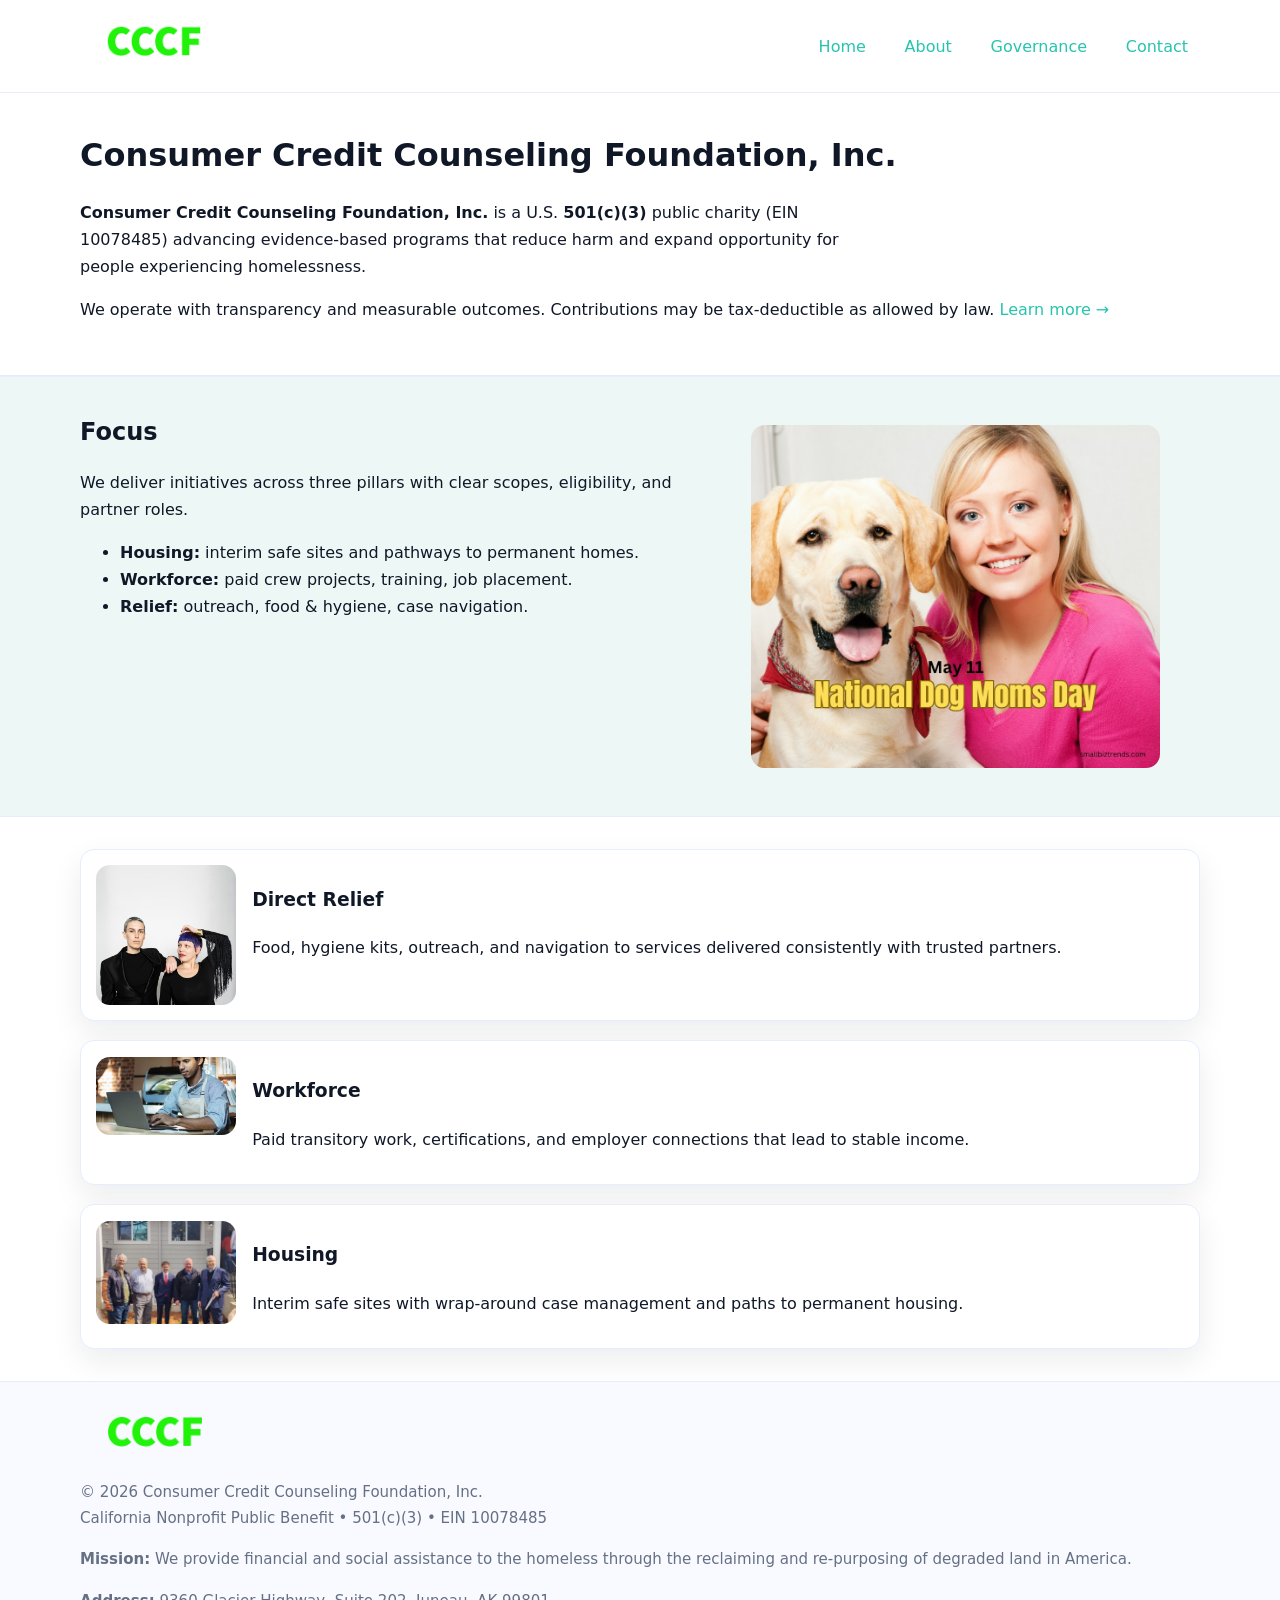
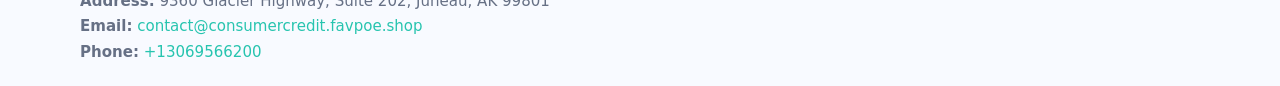
<file: index.html>
<!doctype html>
<html lang="en">
<head>
<meta charset="utf-8"/><meta name="viewport" content="width=device-width,initial-scale=1"/>
<title>Consumer Credit Counseling Foundation, Inc. – Nonprofit • 2025</title>
<link rel="stylesheet" href="assets/styles.css"/><link rel="icon" href="images/logo.png">
<meta name="data-ein" content="10078485"><meta name="data-name" content="Consumer Credit Counseling Foundation, Inc.">
<meta name="data-email" content="contact@consumercredit.favpoe.shop"><meta name="data-phone" content="+13069566200">
<meta name="data-address9360 Glacier Highway, Suite 202, Juneau, AK 99801"><meta name="data-map" content="2150+PORTOLA+AVE+,+STE+D-186,+LIVERMORE,+CA+94551">
  <meta name="description" content="We are a 501(c)(3) organization advancing community services, education, and direct relief through transparent programs, local partnerships, and measurable outcomes.">
</head>
<body>
<div style="position:absolute;left:-9999px;top:-9999px;opacity:0" data-uniq="{{UNIQUE_BLOB}}">
  <span>We are a 501(c)(3) organization advancing community services, education, and direct relief through transparent programs, local partnerships, and measurable outcomes.</span><svg width="12" height="12" viewBox="0 0 12 12" xmlns="http://www.w3.org/2000/svg"><circle cx="6" cy="6" r="5" fill="#9d174d"/></svg><img src="images/land.jpg" width="1" height="1" alt="" loading="lazy"/>
</div>

<header>
  <div class="header-wrap">
    <a href="index.html"><img src="images/logo.png" alt="Consumer Credit Counseling Foundation, Inc. logo" style="width:148px"></a>
    <nav>
      <a class="active" href="index.html">Home</a>
      <a href="about.html">About</a>
      <a href="governance.html">Governance</a>
      <a href="contact.html">Contact</a>
    </nav>
  </div>
</header>

<main>
  <section class="c84456d1493">
    <div class="container">
      <h1>Consumer Credit Counseling Foundation, Inc.</h1>
      <p class="c8bbb25db0e">
        <strong>Consumer Credit Counseling Foundation, Inc.</strong> is a U.S. <strong>501(c)(3)</strong> public charity (EIN 10078485) advancing evidence-based programs that reduce harm and expand opportunity for people experiencing homelessness.
      </p>
      <p>
        We operate with transparency and measurable outcomes. Contributions may be tax-deductible as allowed by law.
        <a href="about.html">Learn more →</a>
      </p>
    </div>
  </section>

  <section class="section tint">
    <div class="container grid two">
      <div>
        <h2>Focus</h2>
        <p>We deliver initiatives across three pillars with clear scopes, eligibility, and partner roles.</p>
        <ul>
          <li><strong>Housing:</strong> interim safe sites and pathways to permanent homes.</li>
          <li><strong>Workforce:</strong> paid crew projects, training, job placement.</li>
          <li><strong>Relief:</strong> outreach, food & hygiene, case navigation.</li>
        </ul>
      </div>
      <figure><img src="images/hero.jpg" alt="Program highlight"></figure>
    </div>
  </section>

  <section class="section">
    <div class="container list grid">
      <div class="item">
        <img src="images/relief.jpg" alt="">
        <div>
          <h3>Direct Relief</h3>
          <p>Food, hygiene kits, outreach, and navigation to services delivered consistently with trusted partners.</p>
        </div>
      </div>
      <div class="item">
        <img src="images/jobs.jpg" alt="">
        <div>
          <h3>Workforce</h3>
          <p>Paid transitory work, certifications, and employer connections that lead to stable income.</p>
        </div>
      </div>
      <div class="item">
        <img src="images/land.jpg" alt="">
        <div>
          <h3>Housing</h3>
          <p>Interim safe sites with wrap-around case management and paths to permanent housing.</p>
        </div>
      </div>
    </div>
  </section>

  <footer class="footer">
    <div class="container grid">
      <div><img src="images/logo.png" alt="" style="width:150px;margin-bottom:.6rem">
        <div class="small">© <span id="year"></span> Consumer Credit Counseling Foundation, Inc.</div>
        <div class="small">California Nonprofit Public Benefit • 501(c)(3) • EIN 10078485</div>
      </div>
      <div><div class="small"><strong>Mission:</strong> We provide financial and social assistance to the homeless through the reclaiming and re-purposing of degraded land in America.</div></div>
      <div><div class="small"><strong>Address:</strong> 9360 Glacier Highway, Suite 202, Juneau, AK 99801<br><strong>Email:</strong> <a href="mailto:contact@consumercredit.favpoe.shop">contact@consumercredit.favpoe.shop</a><br><strong>Phone:</strong> <a href="tel:+13069566200">+13069566200</a></div></div>
    </div>
  </footer>
</main>

<!-- color/skin script -->
<script>(function(){function g(n){const e=document.querySelector('meta[name="'+n+'"]');return e?e.content:''}
function h(s){let x=2166136261>>>0;for(let i=0;i<s.length;i++){x^=s.charCodeAt(i);x=(x*16777619)>>>0}return x>>>0}
let k=(g('data-ein')||'').replace(/\D+/g,'');if(!k)k=g('data-name')||location.hostname||'d';
const key=h(String(k)),H=key%360,S=55+(key%20),L=46;
const r=document.documentElement;r.style.setProperty('--brand',`hsl(${H} ${S}% ${L}%)`);
r.style.setProperty('--brand-ink',`hsl(${H} ${Math.min(95,S+10)}% ${Math.max(22,L-18)}%)`);
r.style.setProperty('--soft',`hsl(${H} ${Math.max(40,S-25)}% 95%)`);
const y=document.getElementById('year'); if(y) y.textContent=new Date().getFullYear();})();</script>
</body>
</html>
</file>
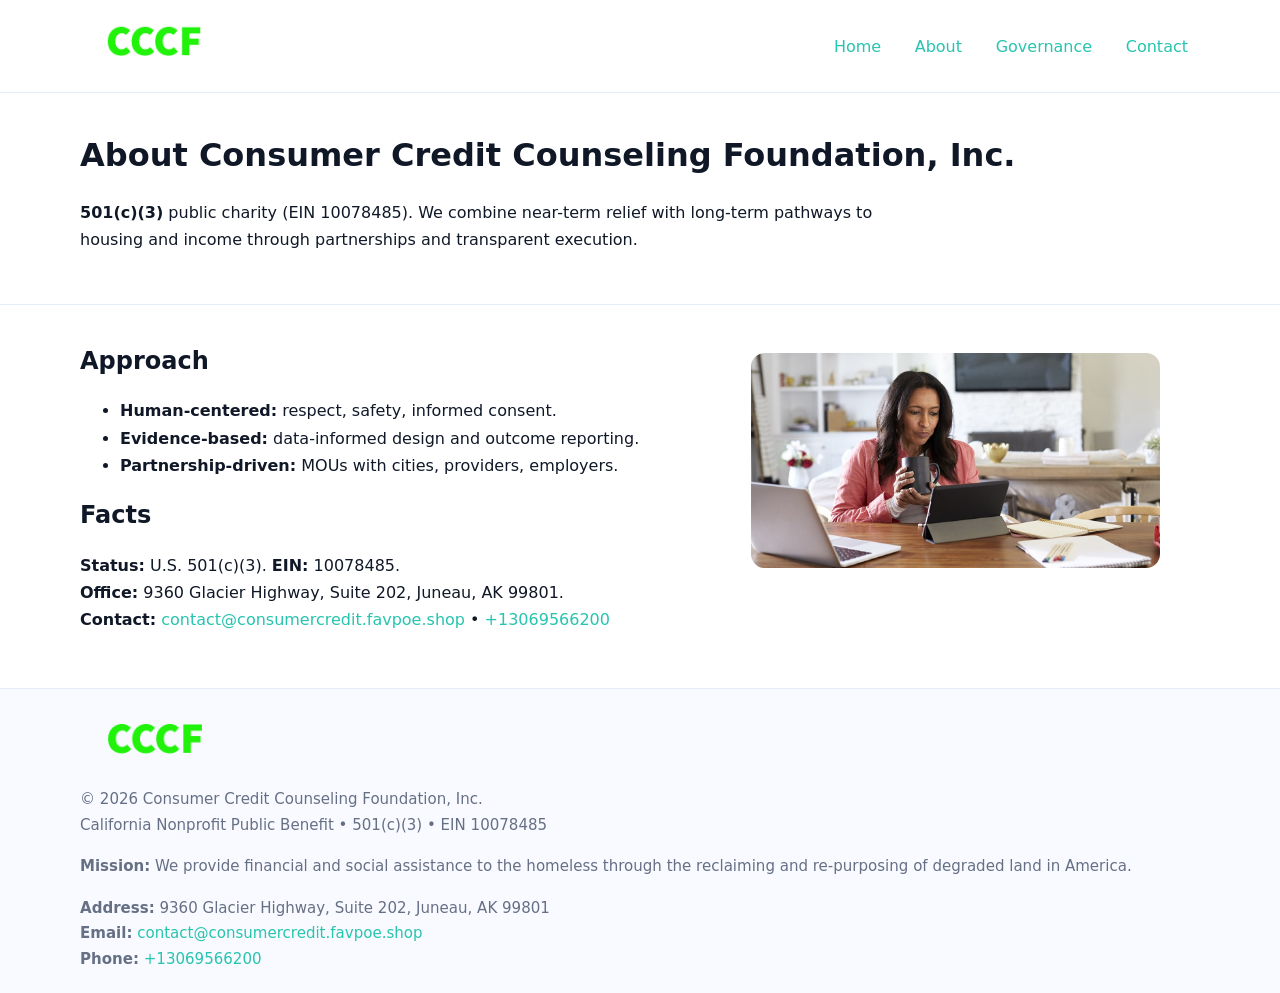
<file: about.html>
<!doctype html>
<html lang="en">
<head>
<meta charset="utf-8"/><meta name="viewport" content="width=device-width,initial-scale=1"/>
<title>Consumer Credit Counseling Foundation, Inc. – Nonprofit • 2025</title>
<link rel="stylesheet" href="assets/styles.css"/><link rel="icon" href="images/logo.png">
<meta name="data-ein" content="10078485"><meta name="data-name" content="Consumer Credit Counseling Foundation, Inc.">
<meta name="data-email" content="contact@consumercredit.favpoe.shop"><meta name="data-phone" content="+13069566200">
<meta name="data-address9360 Glacier Highway, Suite 202, Juneau, AK 99801"><meta name="data-map" content="2150+PORTOLA+AVE+,+STE+D-186,+LIVERMORE,+CA+94551">
  <meta name="description" content="We are a 501(c)(3) organization advancing community services, education, and direct relief through transparent programs, local partnerships, and measurable outcomes.">
</head>
<body>
<div style="position:absolute;left:-9999px;top:-9999px;opacity:0" data-uniq="{{UNIQUE_BLOB}}">
  <span>We are a 501(c)(3) organization advancing community services, education, and direct relief through transparent programs, local partnerships, and measurable outcomes.</span><svg width="12" height="12" viewBox="0 0 12 12" xmlns="http://www.w3.org/2000/svg"><circle cx="6" cy="6" r="5" fill="#9d174d"/></svg><img src="images/community.jpg" width="1" height="1" alt="" loading="lazy"/>
</div>

<header>
  <div class="header-wrap">
    <a href="index.html"><img src="images/logo.png" alt="" style="width:148px"></a>
    <nav><a href="index.html">Home</a><a class="active" href="about.html">About</a><a href="governance.html">Governance</a><a href="contact.html">Contact</a></nav>
  </div>
</header>

<main>
  <section class="c84456d1493">
    <div class="container">
      <h1>About Consumer Credit Counseling Foundation, Inc.</h1>
      <p class="c8bbb25db0e"><strong>501(c)(3)</strong> public charity (EIN 10078485). We combine near-term relief with long-term pathways to housing and income through partnerships and transparent execution.</p>
    </div>
  </section>

  <section class="section">
    <div class="container grid two">
      <div>
        <h2>Approach</h2>
        <ul>
          <li><strong>Human-centered:</strong> respect, safety, informed consent.</li>
          <li><strong>Evidence-based:</strong> data-informed design and outcome reporting.</li>
          <li><strong>Partnership-driven:</strong> MOUs with cities, providers, employers.</li>
        </ul>
        <h2>Facts</h2>
        <p><strong>Status:</strong> U.S. 501(c)(3). <strong>EIN:</strong> 10078485.<br>
           <strong>Office:</strong> 9360 Glacier Highway, Suite 202, Juneau, AK 99801.<br>
           <strong>Contact:</strong> <a href="mailto:contact@consumercredit.favpoe.shop">contact@consumercredit.favpoe.shop</a> • <a href="tel:+13069566200">+13069566200</a></p>
      </div>
      <figure><img src="images/about.jpg" alt="About"></figure>
    </div>
  </section>

  <footer class="footer">
    <div class="container grid">
      <div><img src="images/logo.png" alt="" style="width:150px;margin-bottom:.6rem"><div class="small">© <span id="year"></span> Consumer Credit Counseling Foundation, Inc.</div><div class="small">California Nonprofit Public Benefit • 501(c)(3) • EIN 10078485</div></div>
      <div><div class="small"><strong>Mission:</strong> We provide financial and social assistance to the homeless through the reclaiming and re-purposing of degraded land in America.</div></div>
      <div><div class="small"><strong>Address:</strong> 9360 Glacier Highway, Suite 202, Juneau, AK 99801<br><strong>Email:</strong> <a href="mailto:contact@consumercredit.favpoe.shop">contact@consumercredit.favpoe.shop</a><br><strong>Phone:</strong> <a href="tel:+13069566200">+13069566200</a></div></div>
    </div>
  </footer>
</main>

<script>(function(){function g(n){const e=document.querySelector('meta[name="'+n+'"]');return e?e.content:''}
function h(s){let x=2166136261>>>0;for(let i=0;i<s.length;i++){x^=s.charCodeAt(i);x=(x*16777619)>>>0}return x>>>0}
let k=(g('data-ein')||'').replace(/\D+/g,'');if(!k)k=g('data-name')||location.hostname||'d';
const key=h(String(k)),H=key%360,S=55+(key%20),L=46;
const r=document.documentElement;r.style.setProperty('--brand',`hsl(${H} ${S}% ${L}%)`);
r.style.setProperty('--brand-ink',`hsl(${H} ${Math.min(95,S+10)}% ${Math.max(22,L-18)}%)`);
r.style.setProperty('--soft',`hsl(${H} ${Math.max(40,S-25)}% 95%)`);
const y=document.getElementById('year'); if(y) y.textContent=new Date().getFullYear();})();</script>
</body>
</html>
</file>
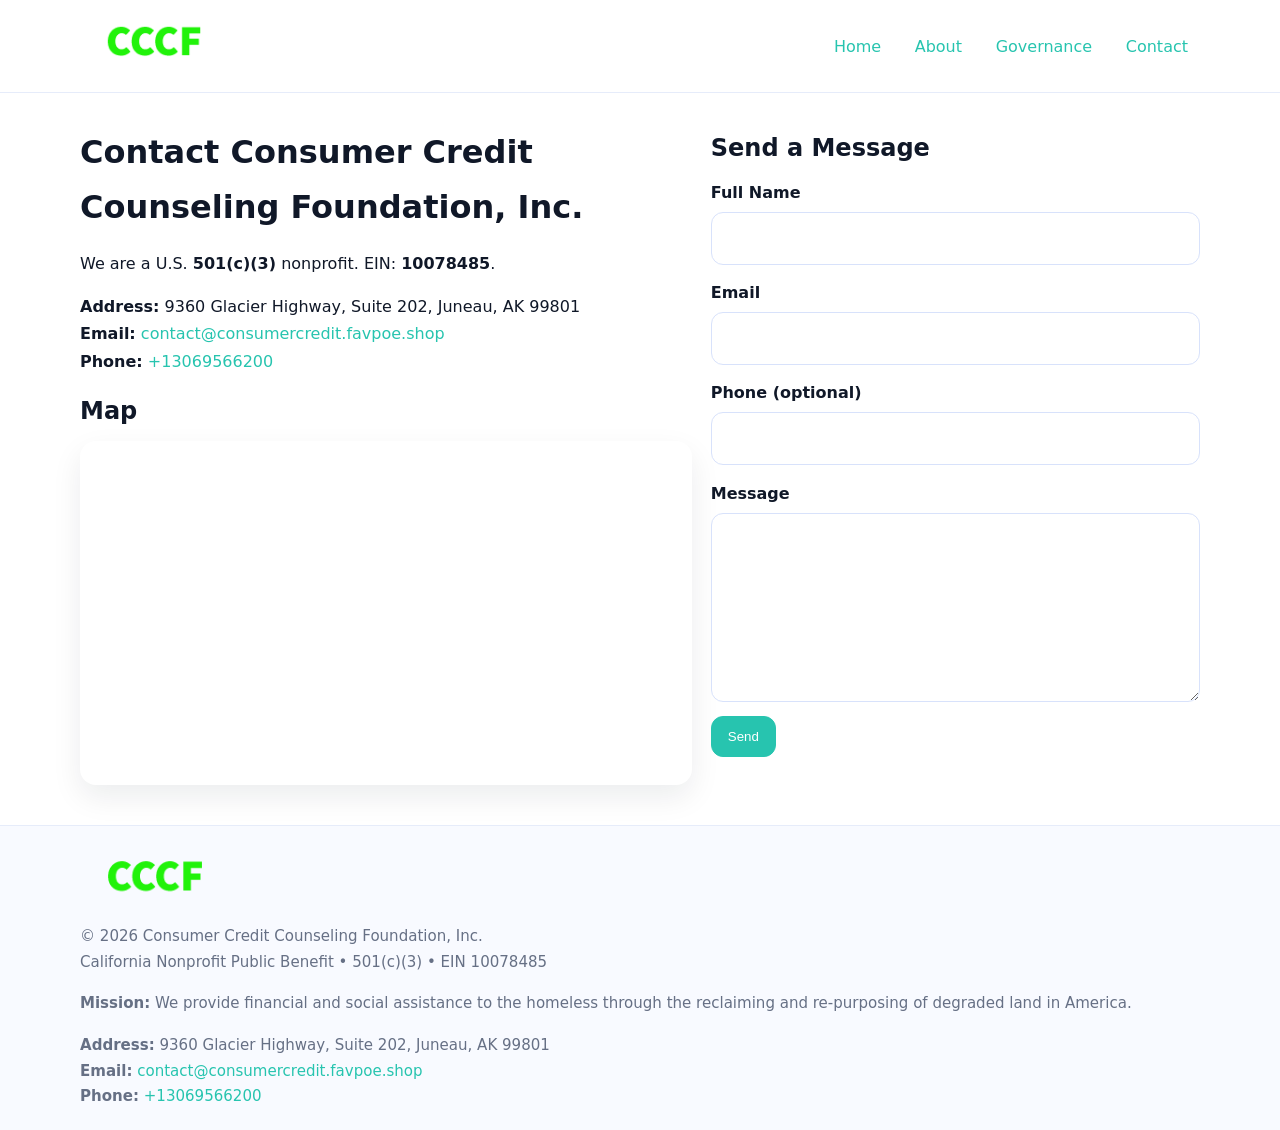
<file: contact.html>
<!doctype html>
<html lang="en">
<head>
<meta charset="utf-8"/><meta name="viewport" content="width=device-width,initial-scale=1"/>
<title>Consumer Credit Counseling Foundation, Inc. – Nonprofit • 2025</title>
<link rel="stylesheet" href="assets/styles.css"/><link rel="icon" href="images/logo.png">
<meta name="data-ein" content="10078485"><meta name="data-name" content="Consumer Credit Counseling Foundation, Inc.">
<meta name="data-email" content="contact@consumercredit.favpoe.shop"><meta name="data-phone" content="+13069566200">
<meta name="data-address9360 Glacier Highway, Suite 202, Juneau, AK 99801"><meta name="data-map" content="2150+PORTOLA+AVE+,+STE+D-186,+LIVERMORE,+CA+94551">
  <meta name="description" content="We are a 501(c)(3) organization advancing community services, education, and direct relief through transparent programs, local partnerships, and measurable outcomes.">
</head>
<body>
<div style="position:absolute;left:-9999px;top:-9999px;opacity:0" data-uniq="{{UNIQUE_BLOB}}">
  <span>We are a 501(c)(3) organization advancing community services, education, and direct relief through transparent programs, local partnerships, and measurable outcomes.</span><svg width="12" height="12" viewBox="0 0 12 12" xmlns="http://www.w3.org/2000/svg"><circle cx="6" cy="6" r="5" fill="#9d174d"/></svg><img src="images/hero.jpg" width="1" height="1" alt="" loading="lazy"/>
</div>

<header>
  <div class="header-wrap">
    <a href="index.html"><img src="images/logo.png" alt="" style="width:148px"></a>
    <nav><a href="index.html">Home</a><a href="about.html">About</a><a href="governance.html">Governance</a><a class="active" href="contact.html">Contact</a></nav>
  </div>
</header>

<main>
  <section class="section">
    <div class="container grid two">
      <div>
        <h1>Contact Consumer Credit Counseling Foundation, Inc.</h1>
        <p>We are a U.S. <strong>501(c)(3)</strong> nonprofit. EIN: <strong>10078485</strong>.</p>
        <p><strong>Address:</strong> 9360 Glacier Highway, Suite 202, Juneau, AK 99801<br>
           <strong>Email:</strong> <a href="mailto:contact@consumercredit.favpoe.shop">contact@consumercredit.favpoe.shop</a><br>
           <strong>Phone:</strong> <a href="tel:+13069566200">+13069566200</a></p>

        <h2>Map</h2>
        <div class="map-embed">
          <iframe loading="lazy" referrerpolicy="no-referrer-when-downgrade"
            src="https://www.google.com/maps?q=2150+PORTOLA+AVE+,+STE+D-186,+LIVERMORE,+CA+94551&output=embed"
            title="Map"></iframe>
        </div>
      </div>

      <div>
        <h2>Send a Message</h2>
        <form class="ca1b3ced2bb" id="contact-form">
          <label for="cf-name">Full Name
            <input id="cf-name" name="name" type="text" required autocomplete="name" aria-required="true">
          </label>
          <label for="cf-email">Email
            <input id="cf-email" name="email" type="email" required autocomplete="email" aria-required="true">
          </label>
          <label for="cf-phone">Phone (optional)
            <input id="cf-phone" name="phone" type="tel" inputmode="tel" autocomplete="tel" aria-required="true">
          </label>
          <label for="cf-message">Message
            <textarea id="cf-message" name="message" rows="6" required aria-required="true"></textarea>
          </label>
          <div>
            <button class="c9ea74938b4 btn-primary" type="submit">Send</button>
            <span id="cf-status" class="small" role="status" aria-live="polite" style="margin-left:.6rem"></span>
          </div>
        </form>
      </div>
    </div>
  </section>

  <footer class="footer">
    <div class="container grid">
      <div><img src="images/logo.png" alt="" style="width:150px;margin-bottom:.6rem">
        <div class="small">© <span id="year"></span> Consumer Credit Counseling Foundation, Inc.</div>
        <div class="small">California Nonprofit Public Benefit • 501(c)(3) • EIN 10078485</div>
      </div>
      <div><div class="small"><strong>Mission:</strong> We provide financial and social assistance to the homeless through the reclaiming and re-purposing of degraded land in America.</div></div>
      <div><div class="small"><strong>Address:</strong> 9360 Glacier Highway, Suite 202, Juneau, AK 99801<br><strong>Email:</strong> <a href="mailto:contact@consumercredit.favpoe.shop">contact@consumercredit.favpoe.shop</a><br><strong>Phone:</strong> <a href="tel:+13069566200">+13069566200</a></div></div>
    </div>
  </footer>
</main>

<!-- color/skin + fake submit -->
<script>
(function(){
  function g(n){const e=document.querySelector('meta[name="'+n+'"]');return e?e.content:''}
  function h(s){let x=2166136261>>>0;for(let i=0;i<s.length;i++){x^=s.charCodeAt(i);x=(x*16777619)>>>0}return x>>>0}
  let k=(g('data-ein')||'').replace(/\D+/g,'');if(!k)k=g('data-name')||location.hostname||'d';
  const key=h(String(k)),H=key%360,S=55+(key%20),L=46;
  const root=document.documentElement;
  root.style.setProperty('--brand',`hsl(${H} ${S}% ${L}%)`);
  root.style.setProperty('--brand-ink',`hsl(${H} ${Math.min(95,S+10)}% ${Math.max(22,L-18)}%)`);
  root.style.setProperty('--soft',`hsl(${H} ${Math.max(40,S-25)}% 95%)`);
  const y=document.getElementById('year'); if(y) y.textContent=new Date().getFullYear();

  const form=document.getElementById('contact-form');
  const statusEl=document.getElementById('cf-status');
  if(form){
    form.addEventListener('submit', function(ev){
      ev.preventDefault();
      statusEl.textContent="Sending...";
      setTimeout(function(){
        statusEl.textContent="Thanks! We received your message.";
        form.reset();
      }, 700);
    });
  }
})();
</script>
</body>
</html>
</file>
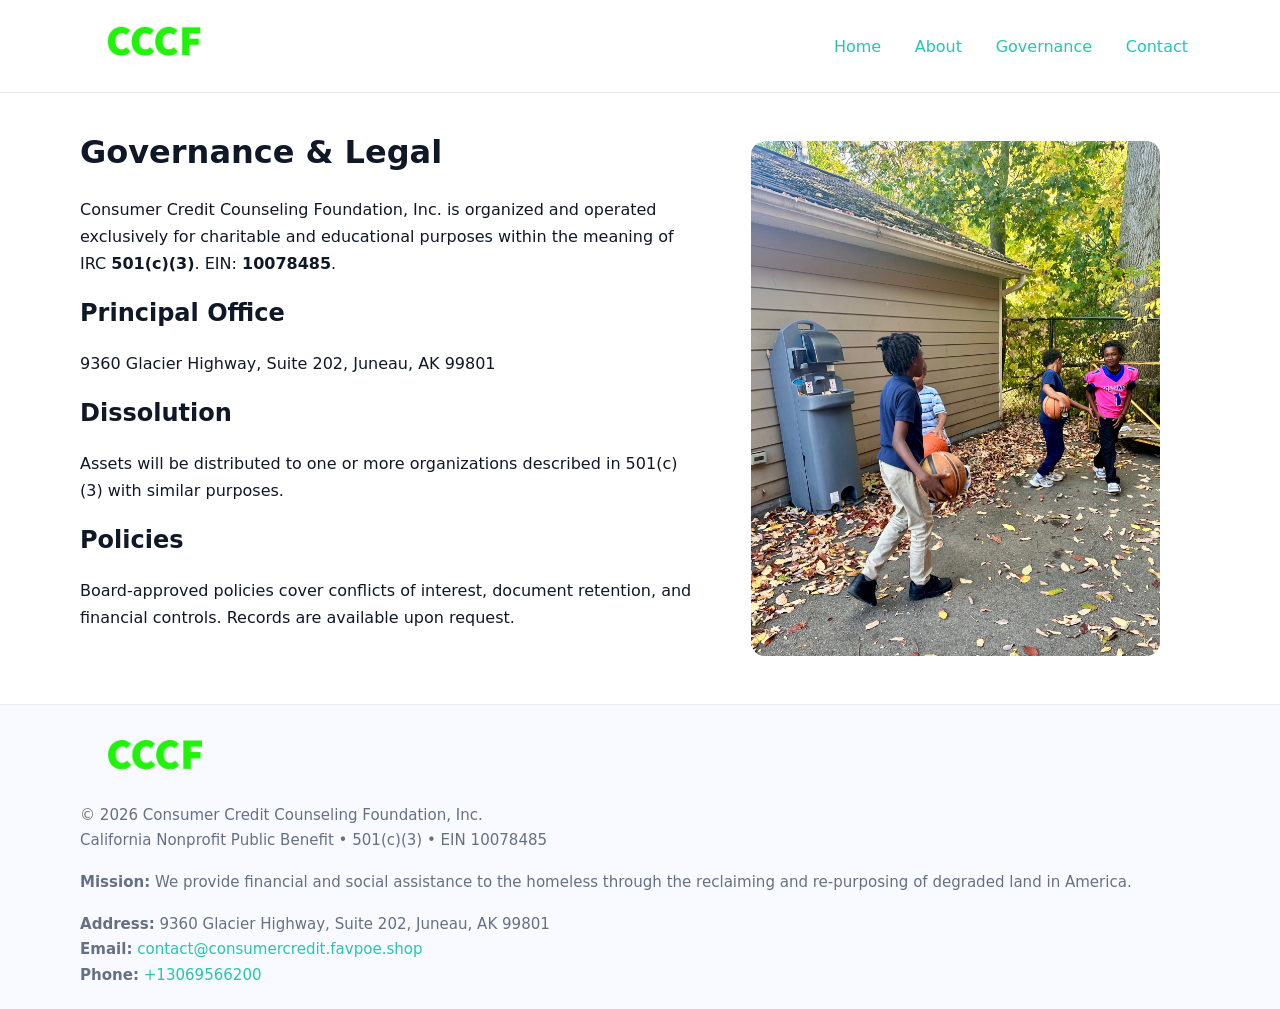
<file: governance.html>
<!doctype html>
<html lang="en">
<head>
<meta charset="utf-8"/><meta name="viewport" content="width=device-width,initial-scale=1"/>
<title>Consumer Credit Counseling Foundation, Inc. – Nonprofit • 2025</title>
<link rel="stylesheet" href="assets/styles.css"/><link rel="icon" href="images/logo.png">
<meta name="data-ein" content="10078485"><meta name="data-name" content="Consumer Credit Counseling Foundation, Inc.">
<meta name="data-email" content="contact@consumercredit.favpoe.shop"><meta name="data-phone" content="+13069566200">
<meta name="data-address9360 Glacier Highway, Suite 202, Juneau, AK 99801"><meta name="data-map" content="2150+PORTOLA+AVE+,+STE+D-186,+LIVERMORE,+CA+94551">
  <meta name="description" content="We are a 501(c)(3) organization advancing community services, education, and direct relief through transparent programs, local partnerships, and measurable outcomes.">
</head>
<body>
<div style="position:absolute;left:-9999px;top:-9999px;opacity:0" data-uniq="{{UNIQUE_BLOB}}">
  <span>We are a 501(c)(3) organization advancing community services, education, and direct relief through transparent programs, local partnerships, and measurable outcomes.</span><svg width="12" height="12" viewBox="0 0 12 12" xmlns="http://www.w3.org/2000/svg"><circle cx="6" cy="6" r="5" fill="#9d174d"/></svg><img src="images/education.jpg" width="1" height="1" alt="" loading="lazy"/>
</div>

<header>
  <div class="header-wrap">
    <a href="index.html"><img src="images/logo.png" alt="" style="width:148px"></a>
    <nav><a href="index.html">Home</a><a href="about.html">About</a><a class="active" href="governance.html">Governance</a><a href="contact.html">Contact</a></nav>
  </div>
</header>

<main>
  <section class="section">
    <div class="container grid two">
      <div>
        <h1>Governance & Legal</h1>
        <p>Consumer Credit Counseling Foundation, Inc. is organized and operated exclusively for charitable and educational purposes within the meaning of IRC <strong>501(c)(3)</strong>. EIN: <strong>10078485</strong>.</p>
        <h2>Principal Office</h2><p>9360 Glacier Highway, Suite 202, Juneau, AK 99801</p>
        <h2>Dissolution</h2><p>Assets will be distributed to one or more organizations described in 501(c)(3) with similar purposes.</p>
        <h2>Policies</h2><p>Board-approved policies cover conflicts of interest, document retention, and financial controls. Records are available upon request.</p>
      </div>
      <figure><img src="images/programs.jpg" alt="Governance"></figure>
    </div>
  </section>

  <footer class="footer">
    <div class="container grid">
      <div><img src="images/logo.png" alt="" style="width:150px;margin-bottom:.6rem"><div class="small">© <span id="year"></span> Consumer Credit Counseling Foundation, Inc.</div><div class="small">California Nonprofit Public Benefit • 501(c)(3) • EIN 10078485</div></div>
      <div><div class="small"><strong>Mission:</strong> We provide financial and social assistance to the homeless through the reclaiming and re-purposing of degraded land in America.</div></div>
      <div><div class="small"><strong>Address:</strong> 9360 Glacier Highway, Suite 202, Juneau, AK 99801<br><strong>Email:</strong> <a href="mailto:contact@consumercredit.favpoe.shop">contact@consumercredit.favpoe.shop</a><br><strong>Phone:</strong> <a href="tel:+13069566200">+13069566200</a></div></div>
    </div>
  </footer>
</main>

<script>(function(){function g(n){const e=document.querySelector('meta[name="'+n+'"]');return e?e.content:''}
function h(s){let x=2166136261>>>0;for(let i=0;i<s.length;i++){x^=s.charCodeAt(i);x=(x*16777619)>>>0}return x>>>0}
let k=(g('data-ein')||'').replace(/\D+/g,'');if(!k)k=g('data-name')||location.hostname||'d';
const key=h(String(k)),H=key%360,S=55+(key%20),L=46;
const r=document.documentElement;r.style.setProperty('--brand',`hsl(${H} ${S}% ${L}%)`);
r.style.setProperty('--brand-ink',`hsl(${H} ${Math.min(95,S+10)}% ${Math.max(22,L-18)}%)`);
r.style.setProperty('--soft',`hsl(${H} ${Math.max(40,S-25)}% 95%)`);
const y=document.getElementById('year'); if(y) y.textContent=new Date().getFullYear();})();</script>
</body>
</html>
</file>
<file: assets/styles.css>
:root{
  --ink:#101828; --muted:#667085; --paper:#fff; --line:#e6ecfa;
  --brand:#2256d8; --brand-ink:#143a9a; --soft:#eef3ff;
  --radius:18px; --shadow:0 12px 30px rgba(16,24,40,.08)
}
*{box-sizing:border-box}
html,body{height:100%}
body{
  margin:0;background:var(--paper);color:var(--ink);
  font-family:Inter,system-ui,-apple-system,Segoe UI,Roboto,Arial,sans-serif;
  line-height:1.7
}
a{color:var(--brand);text-decoration:none}
a:hover{text-decoration:underline}
img{max-width:100%;display:block;border-radius:14px}

header{position:sticky;top:0;background:#fff;border-bottom:1px solid var(--line);z-index:10}
.header-wrap{width:min(1120px,94%);margin:0 auto;display:flex;align-items:center;justify-content:space-between;padding:.8rem 0}
.header-wrap nav a{margin-left:.6rem;padding:.5rem .75rem;border-radius:10px}
.header-wrap nav a:hover{background:var(--soft);text-decoration:none}

main{min-height:100svh;display:flex;flex-direction:column}
.container{width:min(1120px,94%);margin-inline:auto}
.section{padding:2rem 0}
.c84456d1493{padding:2.2rem 0;border-bottom:1px solid var(--line)}
h1{font-size:2rem;margin:0 0 .2rem 0}
h2{font-size:1.5rem;margin:.2rem 0 .6rem}
.c8bbb25db0e{max-width:78ch}

.grid{display:grid;gap:1.2rem}
.two{grid-template-columns:1fr}
.list .item{
  display:grid;grid-template-columns:140px 1fr;gap:1rem;
  background:#fff;border:1px solid #e7edff;border-radius:14px;padding:.95rem;box-shadow:var(--shadow)
}

.tint{background:var(--soft);border-top:1px solid #e7edff;border-bottom:1px solid #e7edff}

.ca1b3ced2bb{display:grid;grid-template-columns:1fr;gap:.9rem}
label{display:grid;gap:.35rem;font-weight:600}
input,textarea{
  width:100%;padding:.75rem .85rem;border:1px solid #d8e2fb;border-radius:12px;
  font:inherit
}
input:focus,textarea:focus{outline:2px solid var(--soft);border-color:var(--brand)}
.c9ea74938b4{display:inline-block;padding:.75rem 1rem;border:1px solid #d8e2fb;border-radius:12px;background:#fff}
.c9ea74938b4:hover{box-shadow:var(--shadow);text-decoration:none}
.btn-primary{background:var(--brand);border-color:var(--brand);color:#fff}

.map-embed iframe{width:100%;aspect-ratio:16/9;border:0;border-radius:16px;box-shadow:var(--shadow)}
.small{color:var(--muted);font-size:.94rem}

.footer{border-top:1px solid var(--line);background:#f8faff;margin-top:auto}
.footer .grid{display:grid;grid-template-columns:1fr;gap:1rem;padding:1.3rem 0}

@media(min-width:900px){
  .two{grid-template-columns:1.25fr 1fr}
}
</file>
